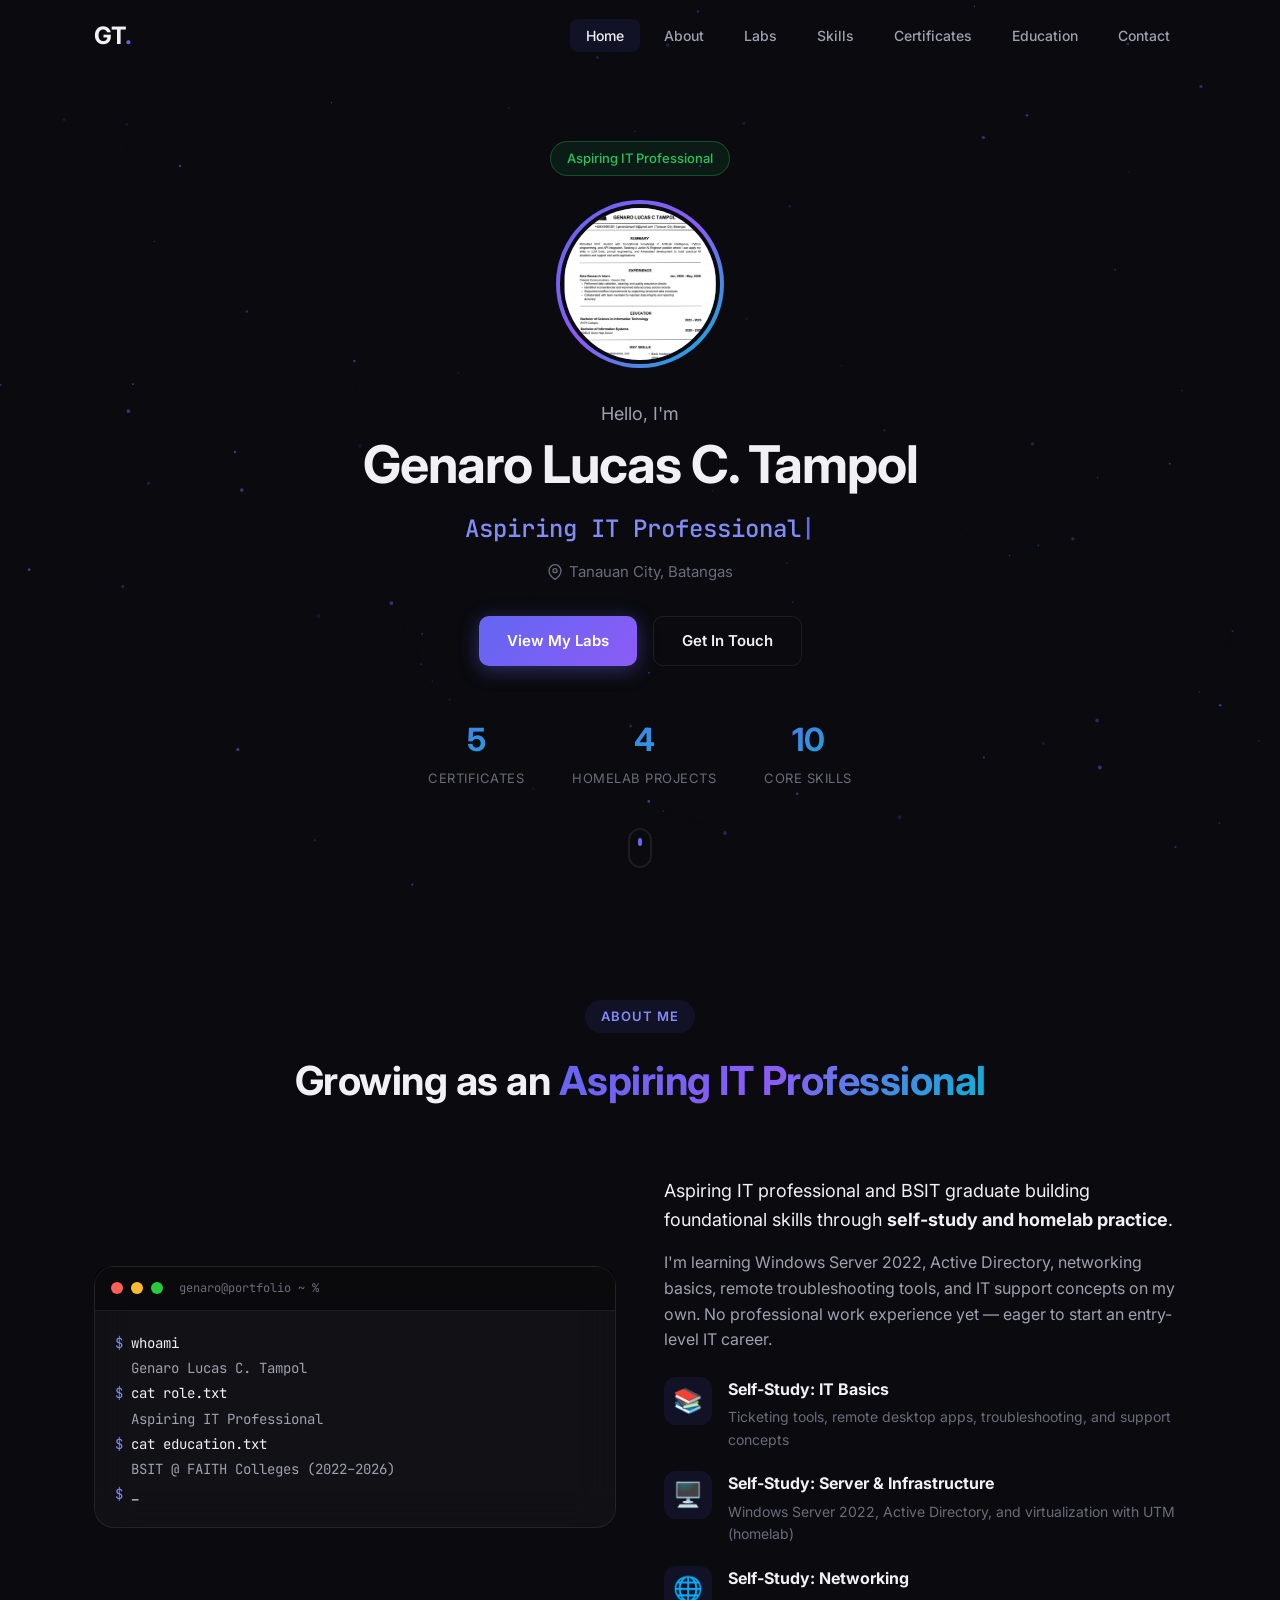
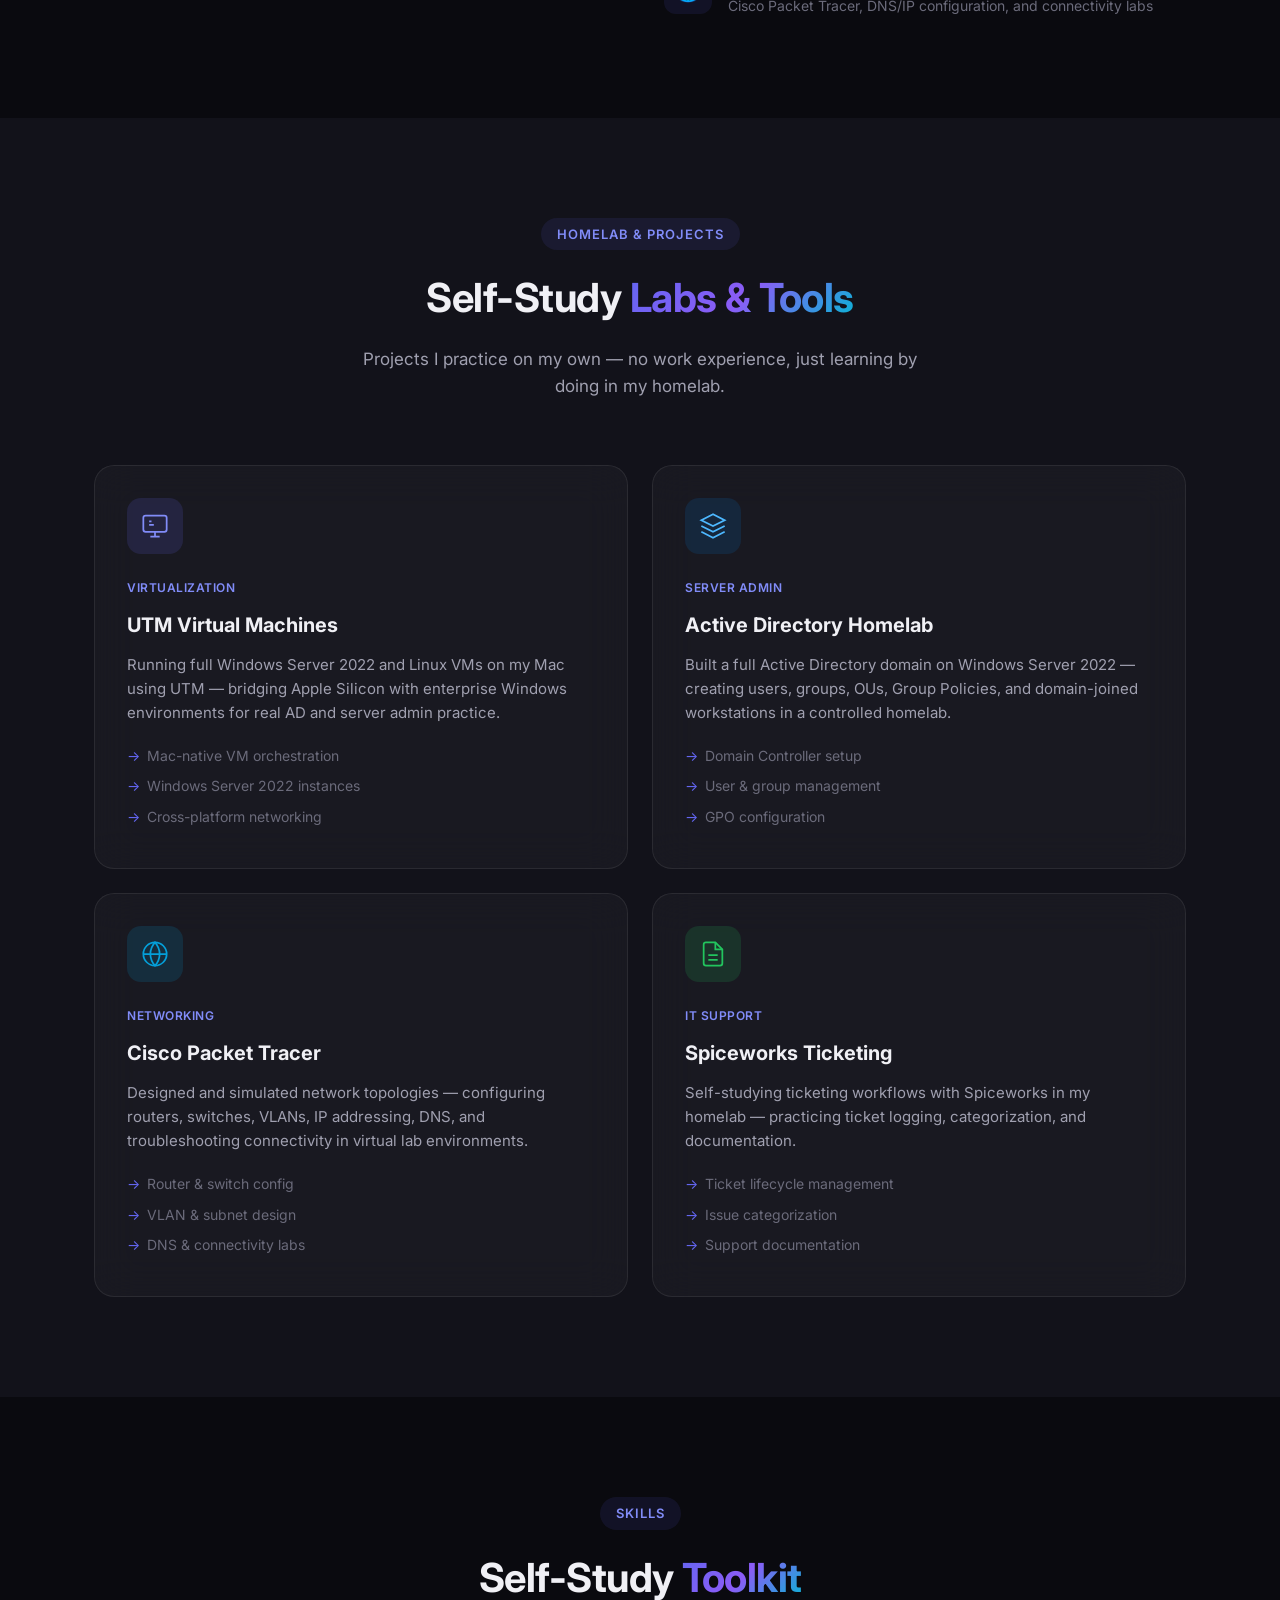
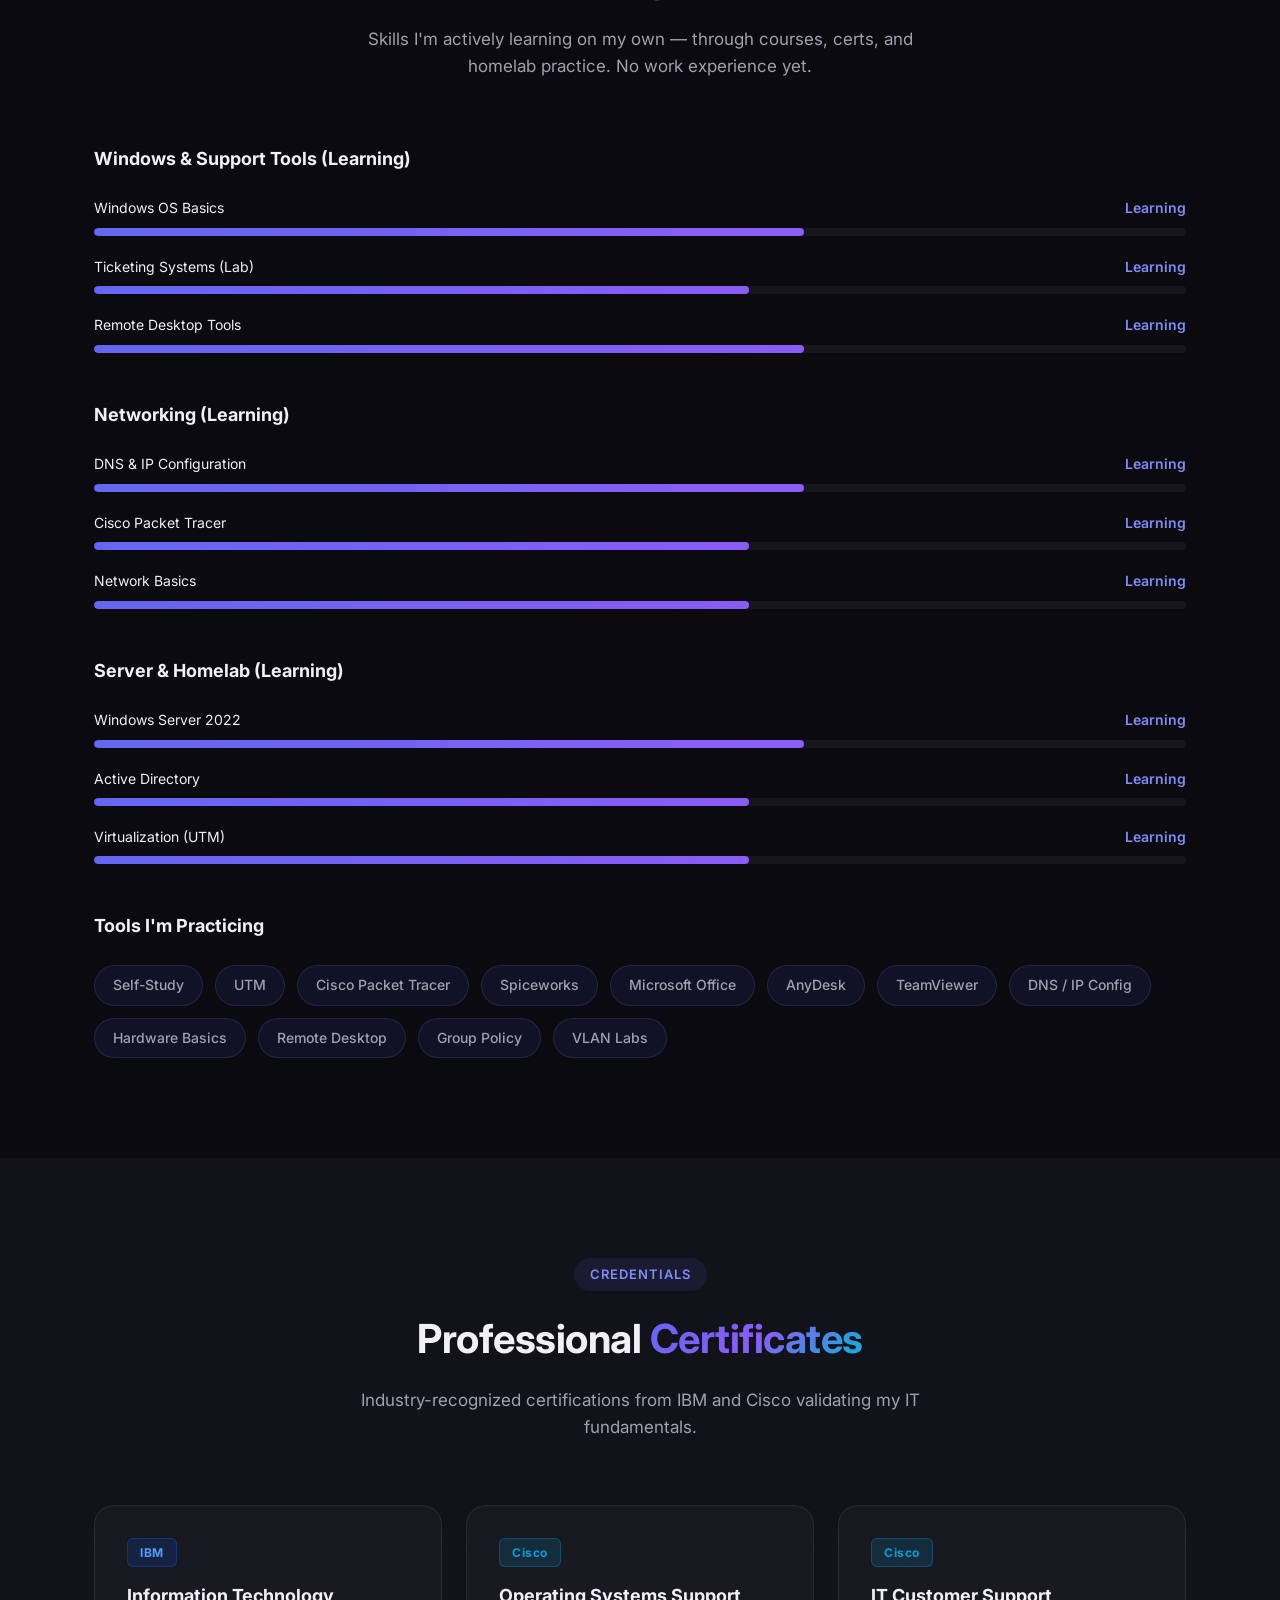
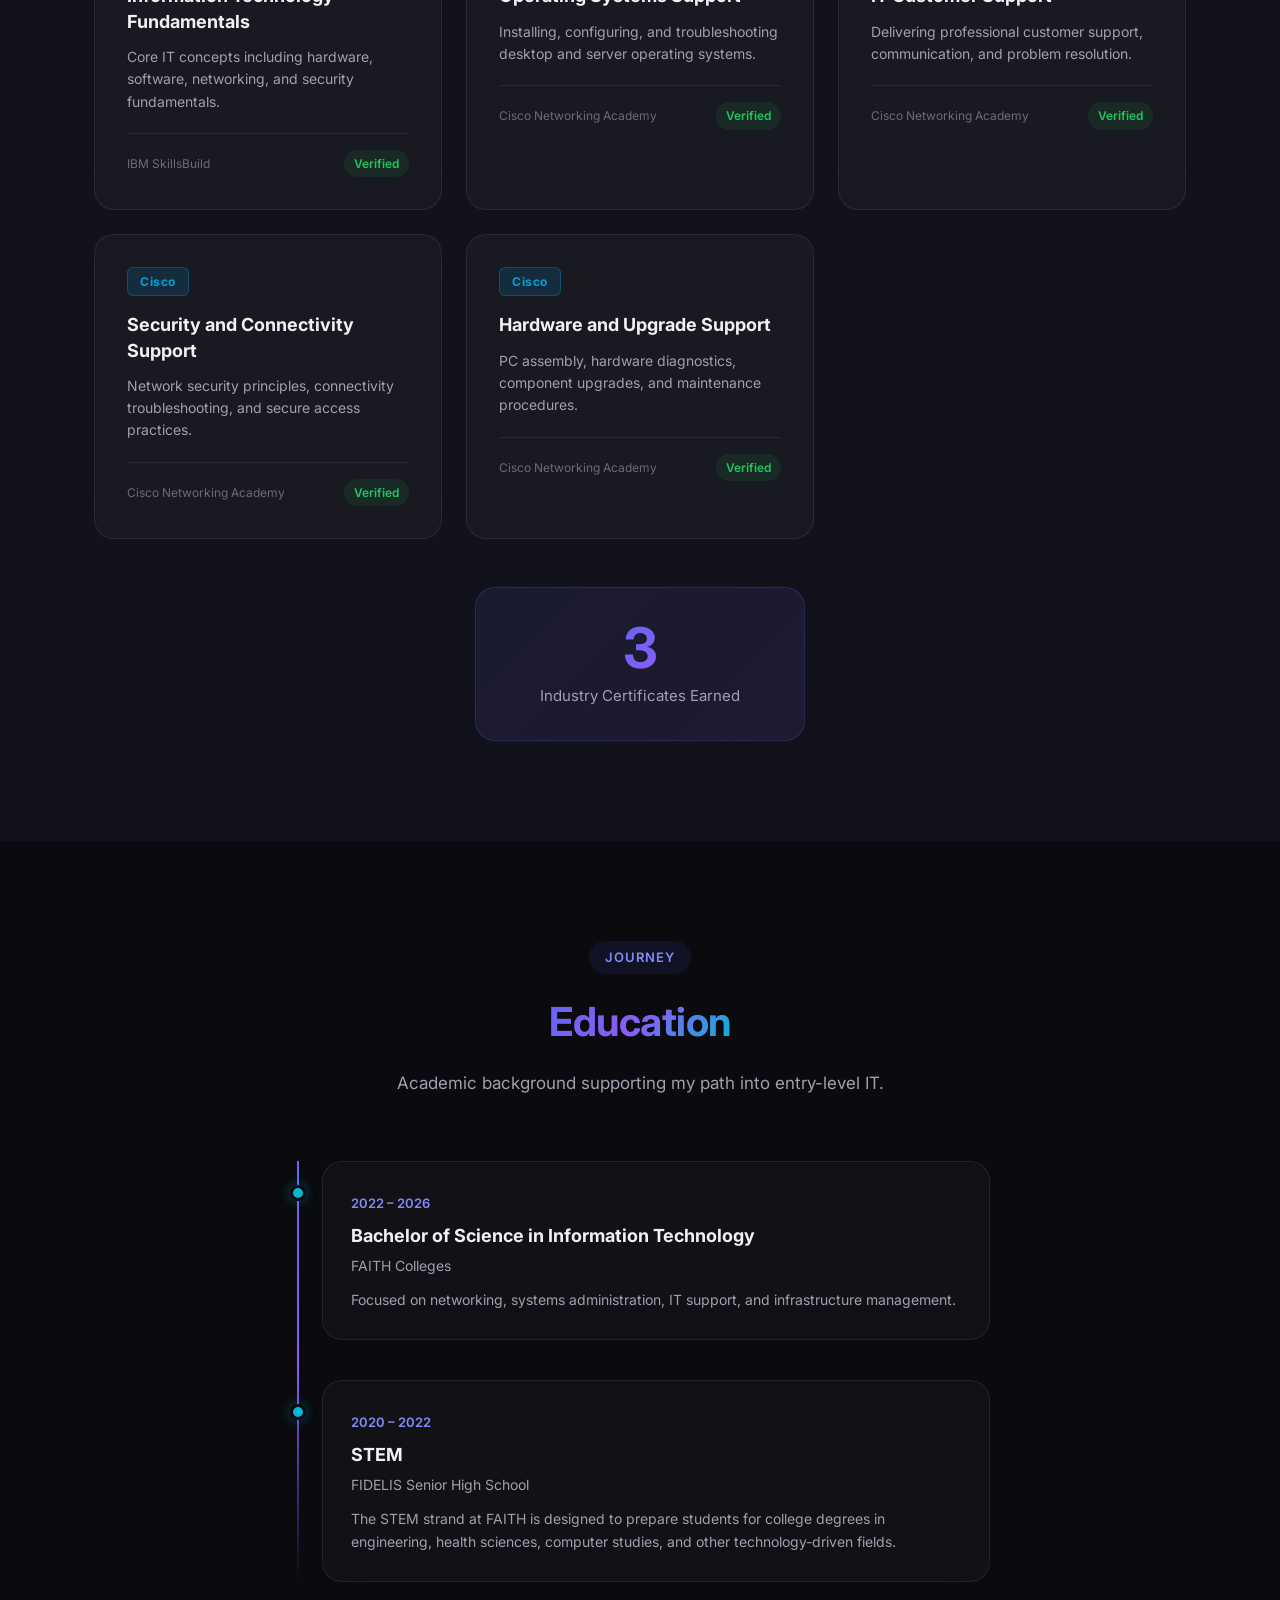
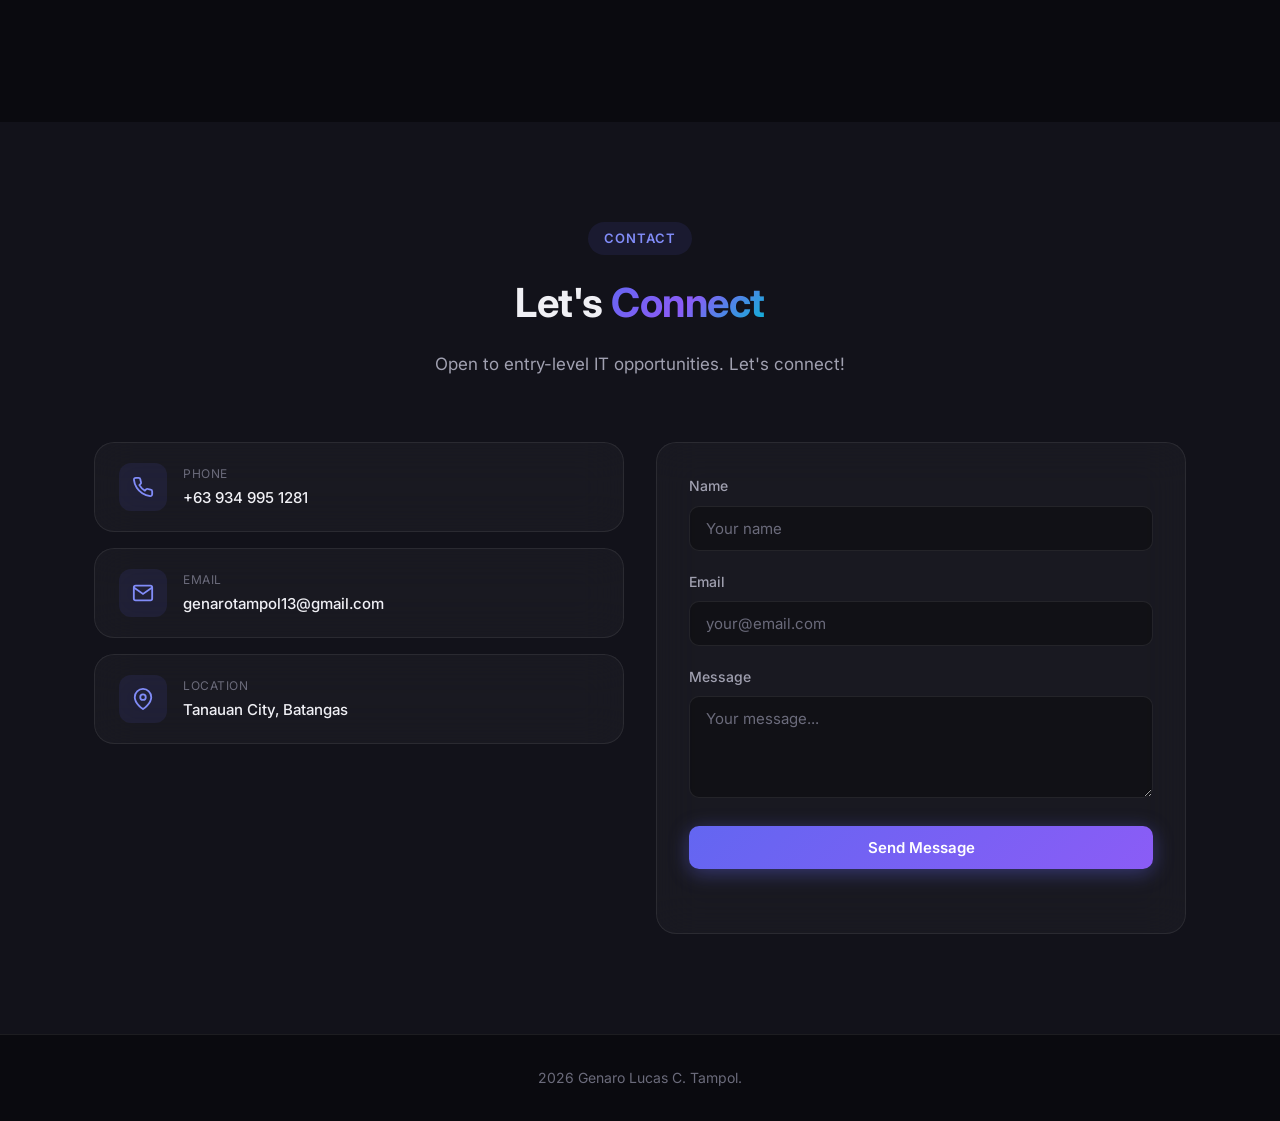
<file: index.html>
<!DOCTYPE html>
<html lang="en">
<head>
  <meta charset="UTF-8">
  <meta name="viewport" content="width=device-width, initial-scale=1.0">
  <meta name="description" content="Portfolio of Genaro Lucas C. Tampol — Aspiring IT professional and BSIT graduate building skills through homelab projects in Windows Server, Active Directory, and networking.">
  <title>Genaro Tampol | Aspiring IT Professional</title>
  <link rel="preconnect" href="https://fonts.googleapis.com">
  <link rel="preconnect" href="https://fonts.gstatic.com" crossorigin>
  <link href="https://fonts.googleapis.com/css2?family=Inter:wght@300;400;500;600;700&family=JetBrains+Mono:wght@400;500&display=swap" rel="stylesheet">
  <link rel="stylesheet" href="css/style.css">
</head>
<body>
  <canvas id="particles" aria-hidden="true"></canvas>

  <nav class="navbar" id="navbar">
    <div class="nav-container">
      <a href="#home" class="nav-logo">GT<span class="accent">.</span></a>
      <button class="nav-toggle" id="navToggle" aria-label="Toggle navigation" aria-expanded="false">
        <span></span>
        <span></span>
        <span></span>
      </button>
      <ul class="nav-links" id="navLinks">
        <li><a href="#home" class="nav-link active">Home</a></li>
        <li><a href="#about" class="nav-link">About</a></li>
        <li><a href="#labs" class="nav-link">Labs</a></li>
        <li><a href="#skills" class="nav-link">Skills</a></li>
        <li><a href="#certificates" class="nav-link">Certificates</a></li>
        <li><a href="#education" class="nav-link">Education</a></li>
        <li><a href="#contact" class="nav-link">Contact</a></li>
      </ul>
    </div>
  </nav>

  <main>
    <!-- Hero -->
    <section id="home" class="hero">
      <div class="hero-content">
        <div class="hero-badge reveal">Aspiring IT Professional</div>
        <div class="hero-profile reveal">
          <div class="profile-ring">
            <img src="images/profile.png" alt="Genaro Lucas C. Tampol" class="profile-img" width="160" height="160">
          </div>
        </div>
        <p class="hero-greeting reveal">Hello, I'm</p>
        <h1 class="hero-name reveal">Genaro Lucas C. Tampol</h1>
        <div class="hero-typed reveal">
          <span id="typedText"></span><span class="cursor">|</span>
        </div>
        <p class="hero-location reveal">
          <svg width="16" height="16" viewBox="0 0 24 24" fill="none" stroke="currentColor" stroke-width="2" aria-hidden="true"><path d="M21 10c0 7-9 13-9 13s-9-6-9-13a9 9 0 0 1 18 0z"/><circle cx="12" cy="10" r="3"/></svg>
          Tanauan City, Batangas
        </p>
        <div class="hero-cta reveal">
          <a href="#labs" class="btn btn-primary">View My Labs</a>
          <a href="#contact" class="btn btn-outline">Get In Touch</a>
        </div>
        <div class="hero-stats reveal">
          <div class="stat">
            <span class="stat-number" data-count="5">0</span>
            <span class="stat-label">Certificates</span>
          </div>
          <div class="stat">
            <span class="stat-number" data-count="4">0</span>
            <span class="stat-label">Homelab Projects</span>
          </div>
          <div class="stat">
            <span class="stat-number" data-count="10">0</span>
            <span class="stat-label">Core Skills</span>
          </div>
        </div>
      </div>
      <a href="#about" class="scroll-indicator" aria-label="Scroll to about section">
        <span></span>
      </a>
    </section>

    <!-- About -->
    <section id="about" class="section">
      <div class="container">
        <div class="section-header reveal">
          <span class="section-tag">About Me</span>
          <h2 class="section-title">Growing as an <span class="gradient-text">Aspiring IT Professional</span></h2>
        </div>
        <div class="about-grid">
          <div class="about-card glass reveal">
            <div class="terminal">
              <div class="terminal-header">
                <span class="dot red"></span>
                <span class="dot yellow"></span>
                <span class="dot green"></span>
                <span class="terminal-title">genaro@portfolio ~ %</span>
              </div>
              <div class="terminal-body" id="terminalBody">
                <p><span class="prompt">$</span> whoami</p>
                <p class="output">Genaro Lucas C. Tampol</p>
                <p><span class="prompt">$</span> cat role.txt</p>
                <p class="output">Aspiring IT Professional</p>
                <p><span class="prompt">$</span> cat education.txt</p>
                <p class="output">BSIT @ FAITH Colleges (2022–2026)</p>
                <p><span class="prompt">$</span> <span class="blink">_</span></p>
              </div>
            </div>
          </div>
          <div class="about-text reveal">
            <p class="lead">
              Aspiring IT professional and BSIT graduate building foundational skills through
              <strong>self-study and homelab practice</strong>.
            </p>
            <p>
              I'm learning Windows Server 2022, Active Directory, networking basics, remote
              troubleshooting tools, and IT support concepts on my own. No professional work
              experience yet — eager to start an entry-level IT career.
            </p>
            <div class="about-highlights">
              <div class="highlight-item">
                <div class="highlight-icon">📚</div>
                <div>
                  <h4>Self-Study: IT Basics</h4>
                  <p>Ticketing tools, remote desktop apps, troubleshooting, and support concepts</p>
                </div>
              </div>
              <div class="highlight-item">
                <div class="highlight-icon">🖥️</div>
                <div>
                  <h4>Self-Study: Server &amp; Infrastructure</h4>
                  <p>Windows Server 2022, Active Directory, and virtualization with UTM (homelab)</p>
                </div>
              </div>
              <div class="highlight-item">
                <div class="highlight-icon">🌐</div>
                <div>
                  <h4>Self-Study: Networking</h4>
                  <p>Cisco Packet Tracer, DNS/IP configuration, and connectivity labs</p>
                </div>
              </div>
            </div>
          </div>
        </div>
      </div>
    </section>

    <!-- Labs / Projects -->
    <section id="labs" class="section section-alt">
      <div class="container">
        <div class="section-header reveal">
          <span class="section-tag">Homelab &amp; Projects</span>
          <h2 class="section-title">Self-Study <span class="gradient-text">Labs &amp; Tools</span></h2>
          <p class="section-desc">Projects I practice on my own — no work experience, just learning by doing in my homelab.</p>
        </div>
        <div class="labs-grid">
          <article class="lab-card glass reveal" data-tilt>
            <div class="lab-icon utm">
              <svg viewBox="0 0 24 24" fill="none" stroke="currentColor" stroke-width="1.5" aria-hidden="true"><rect x="2" y="3" width="20" height="14" rx="2"/><path d="M8 21h8M12 17v4"/><path d="M7 8h2M7 11h4"/></svg>
            </div>
            <span class="lab-tag">Virtualization</span>
            <h3>UTM Virtual Machines</h3>
            <p>Running full Windows Server 2022 and Linux VMs on my Mac using UTM — bridging Apple Silicon with enterprise Windows environments for real AD and server admin practice.</p>
            <ul class="lab-features">
              <li>Mac-native VM orchestration</li>
              <li>Windows Server 2022 instances</li>
              <li>Cross-platform networking</li>
            </ul>
          </article>

          <article class="lab-card glass reveal" data-tilt>
            <div class="lab-icon ad">
              <svg viewBox="0 0 24 24" fill="none" stroke="currentColor" stroke-width="1.5" aria-hidden="true"><path d="M12 2L2 7l10 5 10-5-10-5z"/><path d="M2 17l10 5 10-5M2 12l10 5 10-5"/></svg>
            </div>
            <span class="lab-tag">Server Admin</span>
            <h3>Active Directory Homelab</h3>
            <p>Built a full Active Directory domain on Windows Server 2022 — creating users, groups, OUs, Group Policies, and domain-joined workstations in a controlled homelab.</p>
            <ul class="lab-features">
              <li>Domain Controller setup</li>
              <li>User &amp; group management</li>
              <li>GPO configuration</li>
            </ul>
          </article>

          <article class="lab-card glass reveal" data-tilt>
            <div class="lab-icon cisco">
              <svg viewBox="0 0 24 24" fill="none" stroke="currentColor" stroke-width="1.5" aria-hidden="true"><circle cx="12" cy="12" r="10"/><path d="M2 12h20M12 2a15.3 15.3 0 0 1 4 10 15.3 15.3 0 0 1-4 10 15.3 15.3 0 0 1-4-10 15.3 15.3 0 0 1 4-10z"/></svg>
            </div>
            <span class="lab-tag">Networking</span>
            <h3>Cisco Packet Tracer</h3>
            <p>Designed and simulated network topologies — configuring routers, switches, VLANs, IP addressing, DNS, and troubleshooting connectivity in virtual lab environments.</p>
            <ul class="lab-features">
              <li>Router &amp; switch config</li>
              <li>VLAN &amp; subnet design</li>
              <li>DNS &amp; connectivity labs</li>
            </ul>
          </article>

          <article class="lab-card glass reveal" data-tilt>
            <div class="lab-icon spiceworks">
              <svg viewBox="0 0 24 24" fill="none" stroke="currentColor" stroke-width="1.5" aria-hidden="true"><path d="M14 2H6a2 2 0 0 0-2 2v16a2 2 0 0 0 2 2h12a2 2 0 0 0 2-2V8z"/><polyline points="14 2 14 8 20 8"/><line x1="16" y1="13" x2="8" y2="13"/><line x1="16" y1="17" x2="8" y2="17"/></svg>
            </div>
            <span class="lab-tag">IT Support</span>
            <h3>Spiceworks Ticketing</h3>
            <p>Self-studying ticketing workflows with Spiceworks in my homelab — practicing ticket logging, categorization, and documentation.</p>
            <ul class="lab-features">
              <li>Ticket lifecycle management</li>
              <li>Issue categorization</li>
              <li>Support documentation</li>
            </ul>
          </article>
        </div>
      </div>
    </section>

    <!-- Skills -->
    <section id="skills" class="section">
      <div class="container">
        <div class="section-header reveal">
          <span class="section-tag">Skills</span>
          <h2 class="section-title">Self-Study <span class="gradient-text">Toolkit</span></h2>
          <p class="section-desc">Skills I'm actively learning on my own — through courses, certs, and homelab practice. No work experience yet.</p>
        </div>
        <div class="skills-wrapper">
          <div class="skill-category reveal">
            <h3>Windows &amp; Support Tools (Learning)</h3>
            <div class="skill-bars">
              <div class="skill-bar" data-skill="Windows OS Basics" data-percent="65">
                <div class="skill-info"><span>Windows OS Basics</span><span>Learning</span></div>
                <div class="skill-track"><div class="skill-fill"></div></div>
              </div>
              <div class="skill-bar" data-skill="Ticketing Systems" data-percent="60">
                <div class="skill-info"><span>Ticketing Systems (Lab)</span><span>Learning</span></div>
                <div class="skill-track"><div class="skill-fill"></div></div>
              </div>
              <div class="skill-bar" data-skill="Remote Desktop Tools" data-percent="65">
                <div class="skill-info"><span>Remote Desktop Tools</span><span>Learning</span></div>
                <div class="skill-track"><div class="skill-fill"></div></div>
              </div>
            </div>
          </div>
          <div class="skill-category reveal">
            <h3>Networking (Learning)</h3>
            <div class="skill-bars">
              <div class="skill-bar" data-skill="DNS & IP Configuration" data-percent="65">
                <div class="skill-info"><span>DNS &amp; IP Configuration</span><span>Learning</span></div>
                <div class="skill-track"><div class="skill-fill"></div></div>
              </div>
              <div class="skill-bar" data-skill="Cisco Packet Tracer" data-percent="60">
                <div class="skill-info"><span>Cisco Packet Tracer</span><span>Learning</span></div>
                <div class="skill-track"><div class="skill-fill"></div></div>
              </div>
              <div class="skill-bar" data-skill="Network Basics" data-percent="60">
                <div class="skill-info"><span>Network Basics</span><span>Learning</span></div>
                <div class="skill-track"><div class="skill-fill"></div></div>
              </div>
            </div>
          </div>
          <div class="skill-category reveal">
            <h3>Server &amp; Homelab (Learning)</h3>
            <div class="skill-bars">
              <div class="skill-bar" data-skill="Windows Server 2022" data-percent="65">
                <div class="skill-info"><span>Windows Server 2022</span><span>Learning</span></div>
                <div class="skill-track"><div class="skill-fill"></div></div>
              </div>
              <div class="skill-bar" data-skill="Active Directory" data-percent="60">
                <div class="skill-info"><span>Active Directory</span><span>Learning</span></div>
                <div class="skill-track"><div class="skill-fill"></div></div>
              </div>
              <div class="skill-bar" data-skill="Virtualization (UTM)" data-percent="60">
                <div class="skill-info"><span>Virtualization (UTM)</span><span>Learning</span></div>
                <div class="skill-track"><div class="skill-fill"></div></div>
              </div>
            </div>
          </div>
          <div class="skill-pills reveal">
            <h3>Tools I'm Practicing</h3>
            <div class="pills">
              <span class="pill">Self-Study</span>
              <span class="pill">UTM</span>
              <span class="pill">Cisco Packet Tracer</span>
              <span class="pill">Spiceworks</span>
              <span class="pill">Microsoft Office</span>
              <span class="pill">AnyDesk</span>
              <span class="pill">TeamViewer</span>
              <span class="pill">DNS / IP Config</span>
              <span class="pill">Hardware Basics</span>
              <span class="pill">Remote Desktop</span>
              <span class="pill">Group Policy</span>
              <span class="pill">VLAN Labs</span>
            </div>
          </div>
        </div>
      </div>
    </section>

    <!-- Certificates -->
    <section id="certificates" class="section section-alt">
      <div class="container">
        <div class="section-header reveal">
          <span class="section-tag">Credentials</span>
          <h2 class="section-title">Professional <span class="gradient-text">Certificates</span></h2>
          <p class="section-desc">Industry-recognized certifications from IBM and Cisco validating my IT fundamentals.</p>
        </div>
        <div class="cert-grid">
          <article class="cert-card glass reveal" data-issuer="ibm">
            <div class="cert-badge ibm">IBM</div>
            <h3>Information Technology Fundamentals</h3>
            <p>Core IT concepts including hardware, software, networking, and security fundamentals.</p>
            <div class="cert-footer">
              <span class="cert-issuer">IBM SkillsBuild</span>
              <span class="cert-status">Verified</span>
            </div>
          </article>

          <article class="cert-card glass reveal" data-issuer="cisco">
            <div class="cert-badge cisco">Cisco</div>
            <h3>Operating Systems Support</h3>
            <p>Installing, configuring, and troubleshooting desktop and server operating systems.</p>
            <div class="cert-footer">
              <span class="cert-issuer">Cisco Networking Academy</span>
              <span class="cert-status">Verified</span>
            </div>
          </article>

          <article class="cert-card glass reveal" data-issuer="cisco">
            <div class="cert-badge cisco">Cisco</div>
            <h3>IT Customer Support</h3>
            <p>Delivering professional customer support, communication, and problem resolution.</p>
            <div class="cert-footer">
              <span class="cert-issuer">Cisco Networking Academy</span>
              <span class="cert-status">Verified</span>
            </div>
          </article>

          <article class="cert-card glass reveal" data-issuer="cisco">
            <div class="cert-badge cisco">Cisco</div>
            <h3>Security and Connectivity Support</h3>
            <p>Network security principles, connectivity troubleshooting, and secure access practices.</p>
            <div class="cert-footer">
              <span class="cert-issuer">Cisco Networking Academy</span>
              <span class="cert-status">Verified</span>
            </div>
          </article>

          <article class="cert-card glass reveal" data-issuer="cisco">
            <div class="cert-badge cisco">Cisco</div>
            <h3>Hardware and Upgrade Support</h3>
            <p>PC assembly, hardware diagnostics, component upgrades, and maintenance procedures.</p>
            <div class="cert-footer">
              <span class="cert-issuer">Cisco Networking Academy</span>
              <span class="cert-status">Verified</span>
            </div>
          </article>
        </div>
        <div class="cert-counter reveal">
          <div class="cert-counter-inner">
            <span class="cert-counter-number" data-count="5">0</span>
            <span class="cert-counter-label">Industry Certificates Earned</span>
          </div>
        </div>
      </div>
    </section>

    <!-- Education -->
    <section id="education" class="section">
      <div class="container">
        <div class="section-header reveal">
          <span class="section-tag">Journey</span>
          <h2 class="section-title"><span class="gradient-text">Education</span></h2>
          <p class="section-desc">Academic background supporting my path into entry-level IT.</p>
        </div>
        <div class="timeline">
          <article class="timeline-item reveal">
            <div class="timeline-dot edu"></div>
            <div class="timeline-content glass">
              <span class="timeline-date">2022 – 2026</span>
              <h3>Bachelor of Science in Information Technology</h3>
              <p class="timeline-org">FAITH Colleges</p>
              <p>Focused on networking, systems administration, IT support, and infrastructure management.</p>
            </div>
          </article>

          <article class="timeline-item reveal">
            <div class="timeline-dot edu"></div>
            <div class="timeline-content glass">
              <span class="timeline-date">2020 – 2022</span>
              <h3>STEM</h3>
              <p class="timeline-org">FIDELIS Senior High School</p>
              <p>The STEM strand at FAITH is designed to prepare students for college degrees in engineering, health sciences, computer studies, and other technology-driven fields.</p>
            </div>
          </article>
        </div>
      </div>
    </section>

    <!-- Contact -->
    <section id="contact" class="section section-alt">
      <div class="container">
        <div class="section-header reveal">
          <span class="section-tag">Contact</span>
          <h2 class="section-title">Let's <span class="gradient-text">Connect</span></h2>
          <p class="section-desc">Open to entry-level IT opportunities. Let's connect!</p>
        </div>
        <div class="contact-grid">
          <div class="contact-info reveal">
            <a href="tel:+639349951281" class="contact-card glass">
              <div class="contact-icon">
                <svg viewBox="0 0 24 24" fill="none" stroke="currentColor" stroke-width="2" aria-hidden="true"><path d="M22 16.92v3a2 2 0 0 1-2.18 2 19.79 19.79 0 0 1-8.63-3.07 19.5 19.5 0 0 1-6-6 19.79 19.79 0 0 1-3.07-8.67A2 2 0 0 1 4.11 2h3a2 2 0 0 1 2 1.72c.127.96.361 1.903.7 2.81a2 2 0 0 1-.45 2.11L8.09 9.91a16 16 0 0 0 6 6l1.27-1.27a2 2 0 0 1 2.11-.45c.907.339 1.85.573 2.81.7A2 2 0 0 1 22 16.92z"/></svg>
              </div>
              <div>
                <span class="contact-label">Phone</span>
                <span class="contact-value">+63 934 995 1281</span>
              </div>
            </a>
            <a href="mailto:genarotampol13@gmail.com" class="contact-card glass">
              <div class="contact-icon">
                <svg viewBox="0 0 24 24" fill="none" stroke="currentColor" stroke-width="2" aria-hidden="true"><path d="M4 4h16c1.1 0 2 .9 2 2v12c0 1.1-.9 2-2 2H4c-1.1 0-2-.9-2-2V6c0-1.1.9-2 2-2z"/><polyline points="22,6 12,13 2,6"/></svg>
              </div>
              <div>
                <span class="contact-label">Email</span>
                <span class="contact-value">genarotampol13@gmail.com</span>
              </div>
            </a>
            <div class="contact-card glass">
              <div class="contact-icon">
                <svg viewBox="0 0 24 24" fill="none" stroke="currentColor" stroke-width="2" aria-hidden="true"><path d="M21 10c0 7-9 13-9 13s-9-6-9-13a9 9 0 0 1 18 0z"/><circle cx="12" cy="10" r="3"/></svg>
              </div>
              <div>
                <span class="contact-label">Location</span>
                <span class="contact-value">Tanauan City, Batangas</span>
              </div>
            </div>
          </div>
          <form class="contact-form glass reveal" id="contactForm" novalidate>
            <div class="form-group">
              <label for="name">Name</label>
              <input type="text" id="name" name="name" placeholder="Your name" required autocomplete="name">
            </div>
            <div class="form-group">
              <label for="email">Email</label>
              <input type="email" id="email" name="email" placeholder="your@email.com" required autocomplete="email">
            </div>
            <div class="form-group">
              <label for="message">Message</label>
              <textarea id="message" name="message" rows="4" placeholder="Your message..." required></textarea>
            </div>
            <button type="submit" class="btn btn-primary btn-full">Send Message</button>
            <p class="form-status" id="formStatus" role="status" aria-live="polite"></p>
          </form>
        </div>
      </div>
    </section>
  </main>

  <footer class="footer">
    <div class="container">
      <p>2026 Genaro Lucas C. Tampol.</p>
    </div>
  </footer>

  <script src="js/main.js"></script>
</body>
</html>
</file>
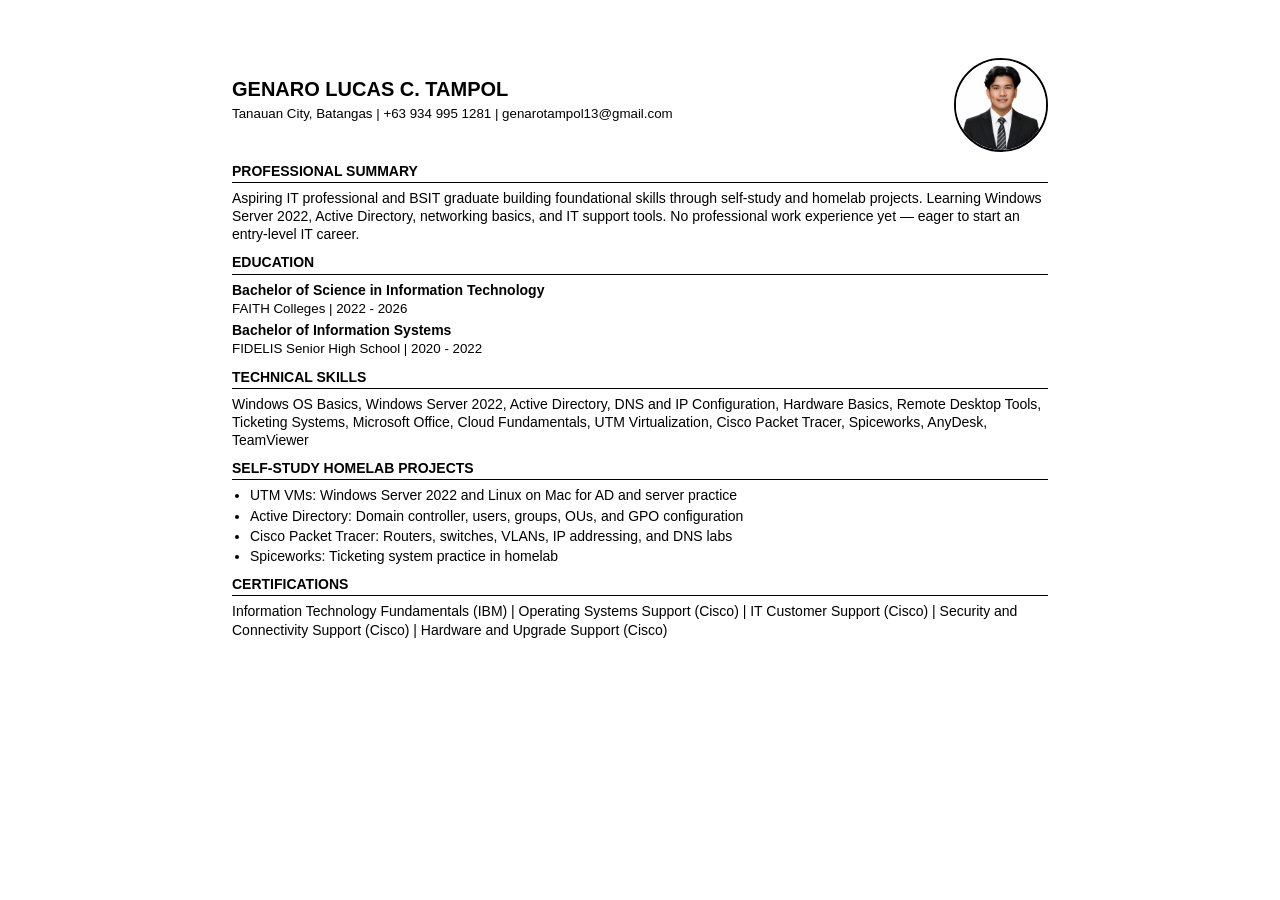
<file: resume/Genaro_Tampol_Resume.html>
<!DOCTYPE html>
<html lang="en">
<head>
  <meta charset="UTF-8">
  <title>Genaro Lucas C. Tampol Resume</title>
  <style>
    @page {
      size: letter;
      margin: 0.75in;
    }

    body {
      font-family: Arial, Helvetica, sans-serif;
      font-size: 10.5pt;
      line-height: 1.3;
      color: #000000;
      background: #ffffff;
      max-width: 8.5in;
      margin: 0 auto;
      padding: 0.6in 0.75in;
    }

    h1 {
      font-size: 15pt;
      font-weight: bold;
      margin: 0 0 3px 0;
      text-transform: uppercase;
    }

    .contact {
      font-size: 10pt;
      margin-bottom: 10px;
    }

    h2 {
      font-size: 10.5pt;
      font-weight: bold;
      text-transform: uppercase;
      border-bottom: 1px solid #000000;
      margin: 10px 0 6px 0;
      padding-bottom: 2px;
    }

    h3 {
      font-size: 10.5pt;
      font-weight: bold;
      margin: 0;
    }

    .meta {
      font-size: 10pt;
      margin: 1px 0 4px 0;
    }

    p {
      margin: 0 0 6px 0;
    }

    ul {
      margin: 0 0 8px 18px;
      padding: 0;
    }

    li {
      margin-bottom: 2px;
    }

    .skills {
      margin-bottom: 0;
    }

    .header {
      display: flex;
      justify-content: space-between;
      align-items: center;
      gap: 16px;
      margin-bottom: 10px;
    }

    .header-info {
      flex: 1;
    }

    .photo {
      width: 90px;
      height: 90px;
      border-radius: 50%;
      object-fit: cover;
      object-position: center 15%;
      border: 2px solid #000000;
      flex-shrink: 0;
    }
  </style>
</head>
<body>
  <div class="header">
    <div class="header-info">
      <h1>Genaro Lucas C. Tampol</h1>
      <p class="contact">Tanauan City, Batangas | +63 934 995 1281 | genarotampol13@gmail.com</p>
    </div>
    <img src="profile.png" alt="Genaro Lucas C. Tampol" class="photo" width="90" height="90">
  </div>

  <h2>Professional Summary</h2>
  <p>Aspiring IT professional and BSIT graduate building foundational skills through self-study and homelab projects. Learning Windows Server 2022, Active Directory, networking basics, and IT support tools. No professional work experience yet — eager to start an entry-level IT career.</p>

  <h2>Education</h2>
  <h3>Bachelor of Science in Information Technology</h3>
  <p class="meta">FAITH Colleges | 2022 - 2026</p>

  <h3>Bachelor of Information Systems</h3>
  <p class="meta">FIDELIS Senior High School | 2020 - 2022</p>

  <h2>Technical Skills</h2>
  <p class="skills">Windows OS Basics, Windows Server 2022, Active Directory, DNS and IP Configuration, Hardware Basics, Remote Desktop Tools, Ticketing Systems, Microsoft Office, Cloud Fundamentals, UTM Virtualization, Cisco Packet Tracer, Spiceworks, AnyDesk, TeamViewer</p>

  <h2>Self-Study Homelab Projects</h2>
  <ul>
    <li>UTM VMs: Windows Server 2022 and Linux on Mac for AD and server practice</li>
    <li>Active Directory: Domain controller, users, groups, OUs, and GPO configuration</li>
    <li>Cisco Packet Tracer: Routers, switches, VLANs, IP addressing, and DNS labs</li>
    <li>Spiceworks: Ticketing system practice in homelab</li>
  </ul>

  <h2>Certifications</h2>
  <p>Information Technology Fundamentals (IBM) | Operating Systems Support (Cisco) | IT Customer Support (Cisco) | Security and Connectivity Support (Cisco) | Hardware and Upgrade Support (Cisco)</p>
</body>
</html>
</file>
<file: css/style.css>
/* ===== CSS Variables ===== */
:root {
  --bg-primary: #0a0a0f;
  --bg-secondary: #12121a;
  --bg-card: rgba(255, 255, 255, 0.03);
  --border: rgba(255, 255, 255, 0.08);
  --text-primary: #f0f0f5;
  --text-secondary: #a0a0b0;
  --text-muted: #6b6b7b;
  --accent: #6366f1;
  --accent-light: #818cf8;
  --accent-glow: rgba(99, 102, 241, 0.4);
  --gradient-1: #6366f1;
  --gradient-2: #8b5cf6;
  --gradient-3: #06b6d4;
  --ibm-blue: #0f62fe;
  --cisco-blue: #049fd9;
  --success: #22c55e;
  --font-sans: 'Inter', -apple-system, BlinkMacSystemFont, sans-serif;
  --font-mono: 'JetBrains Mono', monospace;
  --radius: 12px;
  --radius-lg: 20px;
  --transition: 0.3s cubic-bezier(0.4, 0, 0.2, 1);
  --nav-height: 72px;
}

/* ===== Reset ===== */
*,
*::before,
*::after {
  margin: 0;
  padding: 0;
  box-sizing: border-box;
}

html {
  scroll-behavior: smooth;
  scroll-padding-top: var(--nav-height);
}

body {
  font-family: var(--font-sans);
  background: var(--bg-primary);
  color: var(--text-primary);
  line-height: 1.6;
  overflow-x: hidden;
}

img {
  max-width: 100%;
  height: auto;
  display: block;
}

a {
  color: inherit;
  text-decoration: none;
}

ul {
  list-style: none;
}

button {
  font-family: inherit;
  cursor: pointer;
  border: none;
  background: none;
}

/* ===== Particle Canvas ===== */
#particles {
  position: fixed;
  top: 0;
  left: 0;
  width: 100%;
  height: 100%;
  z-index: 0;
  pointer-events: none;
}

/* ===== Utility ===== */
.container {
  max-width: 1140px;
  margin: 0 auto;
  padding: 0 24px;
}

.glass {
  background: var(--bg-card);
  backdrop-filter: blur(20px);
  -webkit-backdrop-filter: blur(20px);
  border: 1px solid var(--border);
  border-radius: var(--radius-lg);
}

.gradient-text {
  background: linear-gradient(135deg, var(--gradient-1), var(--gradient-2), var(--gradient-3));
  -webkit-background-clip: text;
  -webkit-text-fill-color: transparent;
  background-clip: text;
}

.accent {
  color: var(--accent);
}

/* ===== Navbar ===== */
.navbar {
  position: fixed;
  top: 0;
  left: 0;
  right: 0;
  z-index: 1000;
  height: var(--nav-height);
  transition: var(--transition);
}

.navbar.scrolled {
  background: rgba(10, 10, 15, 0.85);
  backdrop-filter: blur(20px);
  -webkit-backdrop-filter: blur(20px);
  border-bottom: 1px solid var(--border);
}

.nav-container {
  max-width: 1140px;
  margin: 0 auto;
  padding: 0 24px;
  height: 100%;
  display: flex;
  align-items: center;
  justify-content: space-between;
}

.nav-logo {
  font-size: 1.5rem;
  font-weight: 700;
  letter-spacing: -0.5px;
}

.nav-links {
  display: flex;
  gap: 8px;
}

.nav-link {
  padding: 8px 16px;
  font-size: 0.875rem;
  font-weight: 500;
  color: var(--text-secondary);
  border-radius: 8px;
  transition: var(--transition);
}

.nav-link:hover,
.nav-link.active {
  color: var(--text-primary);
  background: rgba(99, 102, 241, 0.1);
}

.nav-toggle {
  display: none;
  flex-direction: column;
  gap: 5px;
  padding: 8px;
}

.nav-toggle span {
  display: block;
  width: 24px;
  height: 2px;
  background: var(--text-primary);
  border-radius: 2px;
  transition: var(--transition);
}

.nav-toggle.active span:nth-child(1) {
  transform: rotate(45deg) translate(5px, 5px);
}

.nav-toggle.active span:nth-child(2) {
  opacity: 0;
}

.nav-toggle.active span:nth-child(3) {
  transform: rotate(-45deg) translate(5px, -5px);
}

/* ===== Buttons ===== */
.btn {
  display: inline-flex;
  align-items: center;
  justify-content: center;
  padding: 12px 28px;
  font-size: 0.9375rem;
  font-weight: 600;
  border-radius: 10px;
  transition: var(--transition);
}

.btn-primary {
  background: linear-gradient(135deg, var(--gradient-1), var(--gradient-2));
  color: white;
  box-shadow: 0 4px 20px var(--accent-glow);
}

.btn-primary:hover {
  transform: translateY(-2px);
  box-shadow: 0 8px 30px var(--accent-glow);
}

.btn-outline {
  border: 1px solid var(--border);
  color: var(--text-primary);
  background: transparent;
}

.btn-outline:hover {
  border-color: var(--accent);
  background: rgba(99, 102, 241, 0.1);
}

.btn-full {
  width: 100%;
}

/* ===== Hero ===== */
.hero {
  position: relative;
  z-index: 1;
  min-height: 100vh;
  display: flex;
  align-items: center;
  justify-content: center;
  text-align: center;
  padding: calc(var(--nav-height) + 40px) 24px 80px;
}

.hero-content {
  max-width: 720px;
}

.hero-badge {
  display: inline-block;
  padding: 6px 16px;
  font-size: 0.8125rem;
  font-weight: 500;
  color: var(--success);
  background: rgba(34, 197, 94, 0.1);
  border: 1px solid rgba(34, 197, 94, 0.3);
  border-radius: 50px;
  margin-bottom: 24px;
}

.hero-profile {
  margin-bottom: 24px;
}

.profile-ring {
  display: inline-block;
  padding: 4px;
  border-radius: 50%;
  background: linear-gradient(135deg, var(--gradient-1), var(--gradient-2), var(--gradient-3));
  animation: ring-pulse 3s ease-in-out infinite;
}

.profile-img {
  width: 160px;
  height: 160px;
  border-radius: 50%;
  object-fit: cover;
  object-position: center 15%;
  border: 4px solid var(--bg-primary);
}

@keyframes ring-pulse {
  0%, 100% { box-shadow: 0 0 20px var(--accent-glow); }
  50% { box-shadow: 0 0 40px rgba(139, 92, 246, 0.5); }
}

.hero-greeting {
  font-size: 1.125rem;
  color: var(--text-secondary);
  margin-bottom: 8px;
}

.hero-name {
  font-size: clamp(2rem, 5vw, 3.25rem);
  font-weight: 700;
  letter-spacing: -1px;
  line-height: 1.1;
  margin-bottom: 16px;
}

.hero-typed {
  font-size: clamp(1.125rem, 3vw, 1.5rem);
  font-weight: 500;
  color: var(--accent-light);
  font-family: var(--font-mono);
  min-height: 2rem;
  margin-bottom: 12px;
}

.cursor {
  animation: blink 1s step-end infinite;
  color: var(--accent);
}

@keyframes blink {
  50% { opacity: 0; }
}

.hero-location {
  display: flex;
  align-items: center;
  justify-content: center;
  gap: 6px;
  font-size: 0.9375rem;
  color: var(--text-muted);
  margin-bottom: 32px;
}

.hero-cta {
  display: flex;
  gap: 16px;
  justify-content: center;
  flex-wrap: wrap;
  margin-bottom: 48px;
}

.hero-stats {
  display: flex;
  justify-content: center;
  gap: 48px;
}

.stat {
  text-align: center;
}

.stat-number {
  display: block;
  font-size: 2rem;
  font-weight: 700;
  background: linear-gradient(135deg, var(--gradient-1), var(--gradient-3));
  -webkit-background-clip: text;
  -webkit-text-fill-color: transparent;
  background-clip: text;
}

.stat-label {
  font-size: 0.8125rem;
  color: var(--text-muted);
  text-transform: uppercase;
  letter-spacing: 0.5px;
}

.scroll-indicator {
  position: absolute;
  bottom: 32px;
  left: 50%;
  transform: translateX(-50%);
  width: 24px;
  height: 40px;
  border: 2px solid var(--border);
  border-radius: 12px;
}

.scroll-indicator span {
  display: block;
  width: 4px;
  height: 8px;
  background: var(--accent);
  border-radius: 2px;
  margin: 8px auto 0;
  animation: scroll-bounce 2s infinite;
}

@keyframes scroll-bounce {
  0%, 100% { transform: translateY(0); opacity: 1; }
  50% { transform: translateY(8px); opacity: 0.3; }
}

/* ===== Sections ===== */
.section {
  position: relative;
  z-index: 1;
  padding: 100px 0;
}

.section-alt {
  background: var(--bg-secondary);
}

.section-header {
  text-align: center;
  margin-bottom: 64px;
}

.section-tag {
  display: inline-block;
  padding: 6px 16px;
  font-size: 0.8125rem;
  font-weight: 600;
  color: var(--accent-light);
  background: rgba(99, 102, 241, 0.1);
  border-radius: 50px;
  margin-bottom: 16px;
  text-transform: uppercase;
  letter-spacing: 1px;
}

.section-title {
  font-size: clamp(1.75rem, 4vw, 2.5rem);
  font-weight: 700;
  letter-spacing: -0.5px;
  margin-bottom: 16px;
}

.section-desc {
  max-width: 560px;
  margin: 0 auto;
  color: var(--text-secondary);
  font-size: 1.0625rem;
}

/* ===== Reveal Animation ===== */
.reveal {
  opacity: 0;
  transform: translateY(30px);
  transition: opacity 0.6s ease, transform 0.6s ease;
}

.reveal.visible {
  opacity: 1;
  transform: translateY(0);
}

/* ===== About ===== */
.about-grid {
  display: grid;
  grid-template-columns: 1fr 1fr;
  gap: 48px;
  align-items: center;
}

.terminal {
  border-radius: var(--radius);
  overflow: hidden;
  font-family: var(--font-mono);
  font-size: 0.875rem;
}

.terminal-header {
  display: flex;
  align-items: center;
  gap: 8px;
  padding: 12px 16px;
  background: rgba(0, 0, 0, 0.4);
  border-bottom: 1px solid var(--border);
}

.dot {
  width: 12px;
  height: 12px;
  border-radius: 50%;
}

.dot.red { background: #ff5f57; }
.dot.yellow { background: #febc2e; }
.dot.green { background: #28c840; }

.terminal-title {
  margin-left: 8px;
  font-size: 0.75rem;
  color: var(--text-muted);
}

.terminal-body {
  padding: 20px;
  line-height: 1.8;
}

.prompt {
  color: var(--accent-light);
}

.output {
  color: var(--text-secondary);
  padding-left: 16px;
}

.blink {
  animation: blink 1s step-end infinite;
}

.about-text .lead {
  font-size: 1.125rem;
  margin-bottom: 16px;
  color: var(--text-primary);
}

.about-text p {
  color: var(--text-secondary);
  margin-bottom: 24px;
}

.about-highlights {
  display: flex;
  flex-direction: column;
  gap: 20px;
}

.highlight-item {
  display: flex;
  gap: 16px;
  align-items: flex-start;
}

.highlight-icon {
  font-size: 1.5rem;
  flex-shrink: 0;
  width: 48px;
  height: 48px;
  display: flex;
  align-items: center;
  justify-content: center;
  background: rgba(99, 102, 241, 0.1);
  border-radius: 12px;
}

.highlight-item h4 {
  font-size: 1rem;
  margin-bottom: 4px;
}

.highlight-item p {
  font-size: 0.875rem;
  color: var(--text-muted);
  margin: 0;
}

/* ===== Labs ===== */
.labs-grid {
  display: grid;
  grid-template-columns: repeat(2, 1fr);
  gap: 24px;
}

.lab-card {
  padding: 32px;
  transition: var(--transition);
  position: relative;
  overflow: hidden;
}

.lab-card::before {
  content: '';
  position: absolute;
  top: 0;
  left: 0;
  right: 0;
  height: 3px;
  background: linear-gradient(90deg, var(--gradient-1), var(--gradient-2));
  opacity: 0;
  transition: var(--transition);
}

.lab-card:hover {
  transform: translateY(-4px);
  border-color: rgba(99, 102, 241, 0.3);
  box-shadow: 0 20px 40px rgba(0, 0, 0, 0.3);
}

.lab-card:hover::before {
  opacity: 1;
}

.lab-icon {
  width: 56px;
  height: 56px;
  border-radius: 14px;
  display: flex;
  align-items: center;
  justify-content: center;
  margin-bottom: 20px;
}

.lab-icon svg {
  width: 28px;
  height: 28px;
}

.lab-icon.utm {
  background: rgba(99, 102, 241, 0.15);
  color: var(--accent-light);
}

.lab-icon.ad {
  background: rgba(0, 120, 212, 0.15);
  color: #4db8ff;
}

.lab-icon.cisco {
  background: rgba(4, 159, 217, 0.15);
  color: var(--cisco-blue);
}

.lab-icon.spiceworks {
  background: rgba(34, 197, 94, 0.15);
  color: var(--success);
}

.lab-tag {
  display: inline-block;
  font-size: 0.75rem;
  font-weight: 600;
  text-transform: uppercase;
  letter-spacing: 0.5px;
  color: var(--accent-light);
  margin-bottom: 12px;
}

.lab-card h3 {
  font-size: 1.25rem;
  margin-bottom: 12px;
}

.lab-card > p {
  color: var(--text-secondary);
  font-size: 0.9375rem;
  margin-bottom: 20px;
}

.lab-features li {
  position: relative;
  padding-left: 20px;
  font-size: 0.875rem;
  color: var(--text-muted);
  margin-bottom: 8px;
}

.lab-features li::before {
  content: '→';
  position: absolute;
  left: 0;
  color: var(--accent);
}

/* ===== Skills ===== */
.skills-wrapper {
  display: grid;
  gap: 48px;
}

.skill-category h3,
.skill-pills h3 {
  font-size: 1.125rem;
  margin-bottom: 24px;
  color: var(--text-primary);
}

.skill-bars {
  display: flex;
  flex-direction: column;
  gap: 20px;
}

.skill-info {
  display: flex;
  justify-content: space-between;
  font-size: 0.875rem;
  margin-bottom: 8px;
}

.skill-info span:last-child {
  color: var(--accent-light);
  font-weight: 600;
}

.skill-track {
  height: 8px;
  background: rgba(255, 255, 255, 0.05);
  border-radius: 4px;
  overflow: hidden;
}

.skill-fill {
  height: 100%;
  width: 0;
  background: linear-gradient(90deg, var(--gradient-1), var(--gradient-2));
  border-radius: 4px;
  transition: width 1.2s cubic-bezier(0.4, 0, 0.2, 1);
}

.pills {
  display: flex;
  flex-wrap: wrap;
  gap: 12px;
}

.pill {
  padding: 8px 18px;
  font-size: 0.875rem;
  font-weight: 500;
  background: rgba(99, 102, 241, 0.1);
  border: 1px solid rgba(99, 102, 241, 0.2);
  border-radius: 50px;
  color: var(--text-secondary);
  transition: var(--transition);
  cursor: default;
}

.pill:hover {
  background: rgba(99, 102, 241, 0.2);
  color: var(--text-primary);
  transform: translateY(-2px);
}

/* ===== Certificates ===== */
.cert-grid {
  display: grid;
  grid-template-columns: repeat(auto-fit, minmax(300px, 1fr));
  gap: 24px;
  margin-bottom: 48px;
}

.cert-card {
  padding: 32px;
  transition: var(--transition);
  position: relative;
}

.cert-card:hover {
  transform: translateY(-6px) scale(1.02);
  border-color: rgba(99, 102, 241, 0.3);
  box-shadow: 0 20px 50px rgba(0, 0, 0, 0.4);
}

.cert-badge {
  display: inline-block;
  padding: 4px 12px;
  font-size: 0.75rem;
  font-weight: 700;
  letter-spacing: 0.5px;
  border-radius: 6px;
  margin-bottom: 16px;
}

.cert-badge.ibm {
  background: rgba(15, 98, 254, 0.15);
  color: #4d9fff;
  border: 1px solid rgba(15, 98, 254, 0.3);
}

.cert-badge.cisco {
  background: rgba(4, 159, 217, 0.15);
  color: var(--cisco-blue);
  border: 1px solid rgba(4, 159, 217, 0.3);
}

.cert-card h3 {
  font-size: 1.125rem;
  margin-bottom: 12px;
  line-height: 1.4;
}

.cert-card > p {
  font-size: 0.875rem;
  color: var(--text-secondary);
  margin-bottom: 20px;
  line-height: 1.6;
}

.cert-footer {
  display: flex;
  justify-content: space-between;
  align-items: center;
  padding-top: 16px;
  border-top: 1px solid var(--border);
}

.cert-issuer {
  font-size: 0.75rem;
  color: var(--text-muted);
}

.cert-status {
  font-size: 0.75rem;
  font-weight: 600;
  color: var(--success);
  padding: 4px 10px;
  background: rgba(34, 197, 94, 0.1);
  border-radius: 50px;
}

.cert-counter {
  text-align: center;
}

.cert-counter-inner {
  display: inline-flex;
  flex-direction: column;
  align-items: center;
  padding: 32px 64px;
  border-radius: var(--radius-lg);
  background: linear-gradient(135deg, rgba(99, 102, 241, 0.1), rgba(139, 92, 246, 0.1));
  border: 1px solid rgba(99, 102, 241, 0.2);
}

.cert-counter-number {
  font-size: 3.5rem;
  font-weight: 700;
  background: linear-gradient(135deg, var(--gradient-1), var(--gradient-2));
  -webkit-background-clip: text;
  -webkit-text-fill-color: transparent;
  background-clip: text;
  line-height: 1;
}

.cert-counter-label {
  font-size: 0.9375rem;
  color: var(--text-secondary);
  margin-top: 8px;
}

/* ===== Timeline ===== */
.timeline {
  position: relative;
  max-width: 700px;
  margin: 0 auto;
  padding-left: 32px;
}

.timeline::before {
  content: '';
  position: absolute;
  left: 7px;
  top: 0;
  bottom: 0;
  width: 2px;
  background: linear-gradient(to bottom, var(--gradient-1), var(--gradient-2), transparent);
}

.timeline-item {
  position: relative;
  margin-bottom: 40px;
}

.timeline-dot {
  position: absolute;
  left: -32px;
  top: 24px;
  width: 16px;
  height: 16px;
  border-radius: 50%;
  background: var(--accent);
  border: 3px solid var(--bg-primary);
  box-shadow: 0 0 12px var(--accent-glow);
}

.timeline-dot.edu {
  background: var(--gradient-3);
  box-shadow: 0 0 12px rgba(6, 182, 212, 0.4);
}

.timeline-content {
  padding: 28px;
}

.timeline-date {
  display: inline-block;
  font-size: 0.8125rem;
  font-weight: 600;
  color: var(--accent-light);
  margin-bottom: 8px;
}

.timeline-content h3 {
  font-size: 1.125rem;
  margin-bottom: 4px;
}

.timeline-org {
  font-size: 0.9375rem;
  color: var(--text-muted);
  margin-bottom: 12px;
}

.timeline-content ul {
  list-style: disc;
  padding-left: 20px;
}

.timeline-content li {
  font-size: 0.875rem;
  color: var(--text-secondary);
  margin-bottom: 6px;
}

.timeline-content > p {
  font-size: 0.875rem;
  color: var(--text-secondary);
}

/* ===== Contact ===== */
.contact-grid {
  display: grid;
  grid-template-columns: 1fr 1fr;
  gap: 32px;
  align-items: start;
}

.contact-info {
  display: flex;
  flex-direction: column;
  gap: 16px;
}

.contact-card {
  display: flex;
  align-items: center;
  gap: 16px;
  padding: 20px 24px;
  transition: var(--transition);
}

a.contact-card:hover {
  border-color: rgba(99, 102, 241, 0.3);
  transform: translateX(4px);
}

.contact-icon {
  width: 48px;
  height: 48px;
  display: flex;
  align-items: center;
  justify-content: center;
  background: rgba(99, 102, 241, 0.1);
  border-radius: 12px;
  flex-shrink: 0;
}

.contact-icon svg {
  width: 22px;
  height: 22px;
  color: var(--accent-light);
}

.contact-label {
  display: block;
  font-size: 0.75rem;
  color: var(--text-muted);
  text-transform: uppercase;
  letter-spacing: 0.5px;
  margin-bottom: 2px;
}

.contact-value {
  font-size: 0.9375rem;
  font-weight: 500;
}

.contact-form {
  padding: 32px;
}

.form-group {
  margin-bottom: 20px;
}

.form-group label {
  display: block;
  font-size: 0.875rem;
  font-weight: 500;
  margin-bottom: 8px;
  color: var(--text-secondary);
}

.form-group input,
.form-group textarea {
  width: 100%;
  padding: 12px 16px;
  font-family: inherit;
  font-size: 0.9375rem;
  color: var(--text-primary);
  background: rgba(0, 0, 0, 0.3);
  border: 1px solid var(--border);
  border-radius: 10px;
  transition: var(--transition);
  resize: vertical;
}

.form-group input:focus,
.form-group textarea:focus {
  outline: none;
  border-color: var(--accent);
  box-shadow: 0 0 0 3px var(--accent-glow);
}

.form-group input::placeholder,
.form-group textarea::placeholder {
  color: var(--text-muted);
}

.form-status {
  margin-top: 12px;
  font-size: 0.875rem;
  text-align: center;
  min-height: 1.25rem;
}

.form-status.success {
  color: var(--success);
}

.form-status.error {
  color: #ef4444;
}

/* ===== Footer ===== */
.footer {
  position: relative;
  z-index: 1;
  padding: 32px 0;
  text-align: center;
  border-top: 1px solid var(--border);
}

.footer p {
  font-size: 0.875rem;
  color: var(--text-muted);
}

/* ===== Responsive ===== */
@media (max-width: 900px) {
  .about-grid,
  .labs-grid,
  .contact-grid {
    grid-template-columns: 1fr;
  }

  .skills-wrapper {
    grid-template-columns: 1fr;
  }
}

@media (max-width: 768px) {
  .nav-toggle {
    display: flex;
  }

  .nav-links {
    position: fixed;
    top: var(--nav-height);
    left: 0;
    right: 0;
    flex-direction: column;
    background: rgba(10, 10, 15, 0.95);
    backdrop-filter: blur(20px);
    -webkit-backdrop-filter: blur(20px);
    padding: 16px 24px 24px;
    border-bottom: 1px solid var(--border);
    transform: translateY(-100%);
    opacity: 0;
    pointer-events: none;
    transition: var(--transition);
  }

  .nav-links.open {
    transform: translateY(0);
    opacity: 1;
    pointer-events: all;
  }

  .nav-link {
    padding: 12px 16px;
  }

  .hero-stats {
    gap: 24px;
  }

  .stat-number {
    font-size: 1.5rem;
  }

  .section {
    padding: 72px 0;
  }

  .section-header {
    margin-bottom: 40px;
  }

  .cert-grid {
    grid-template-columns: 1fr;
  }
}

@media (max-width: 480px) {
  .hero-cta {
    flex-direction: column;
    align-items: center;
  }

  .btn {
    width: 100%;
    max-width: 280px;
  }

  .hero-stats {
    flex-direction: column;
    gap: 16px;
  }

  .cert-counter-inner {
    padding: 24px 40px;
  }
}

/* ===== Reduced Motion ===== */
@media (prefers-reduced-motion: reduce) {
  *,
  *::before,
  *::after {
    animation-duration: 0.01ms !important;
    animation-iteration-count: 1 !important;
    transition-duration: 0.01ms !important;
  }

  .reveal {
    opacity: 1;
    transform: none;
  }

  html {
    scroll-behavior: auto;
  }
}
</file>
